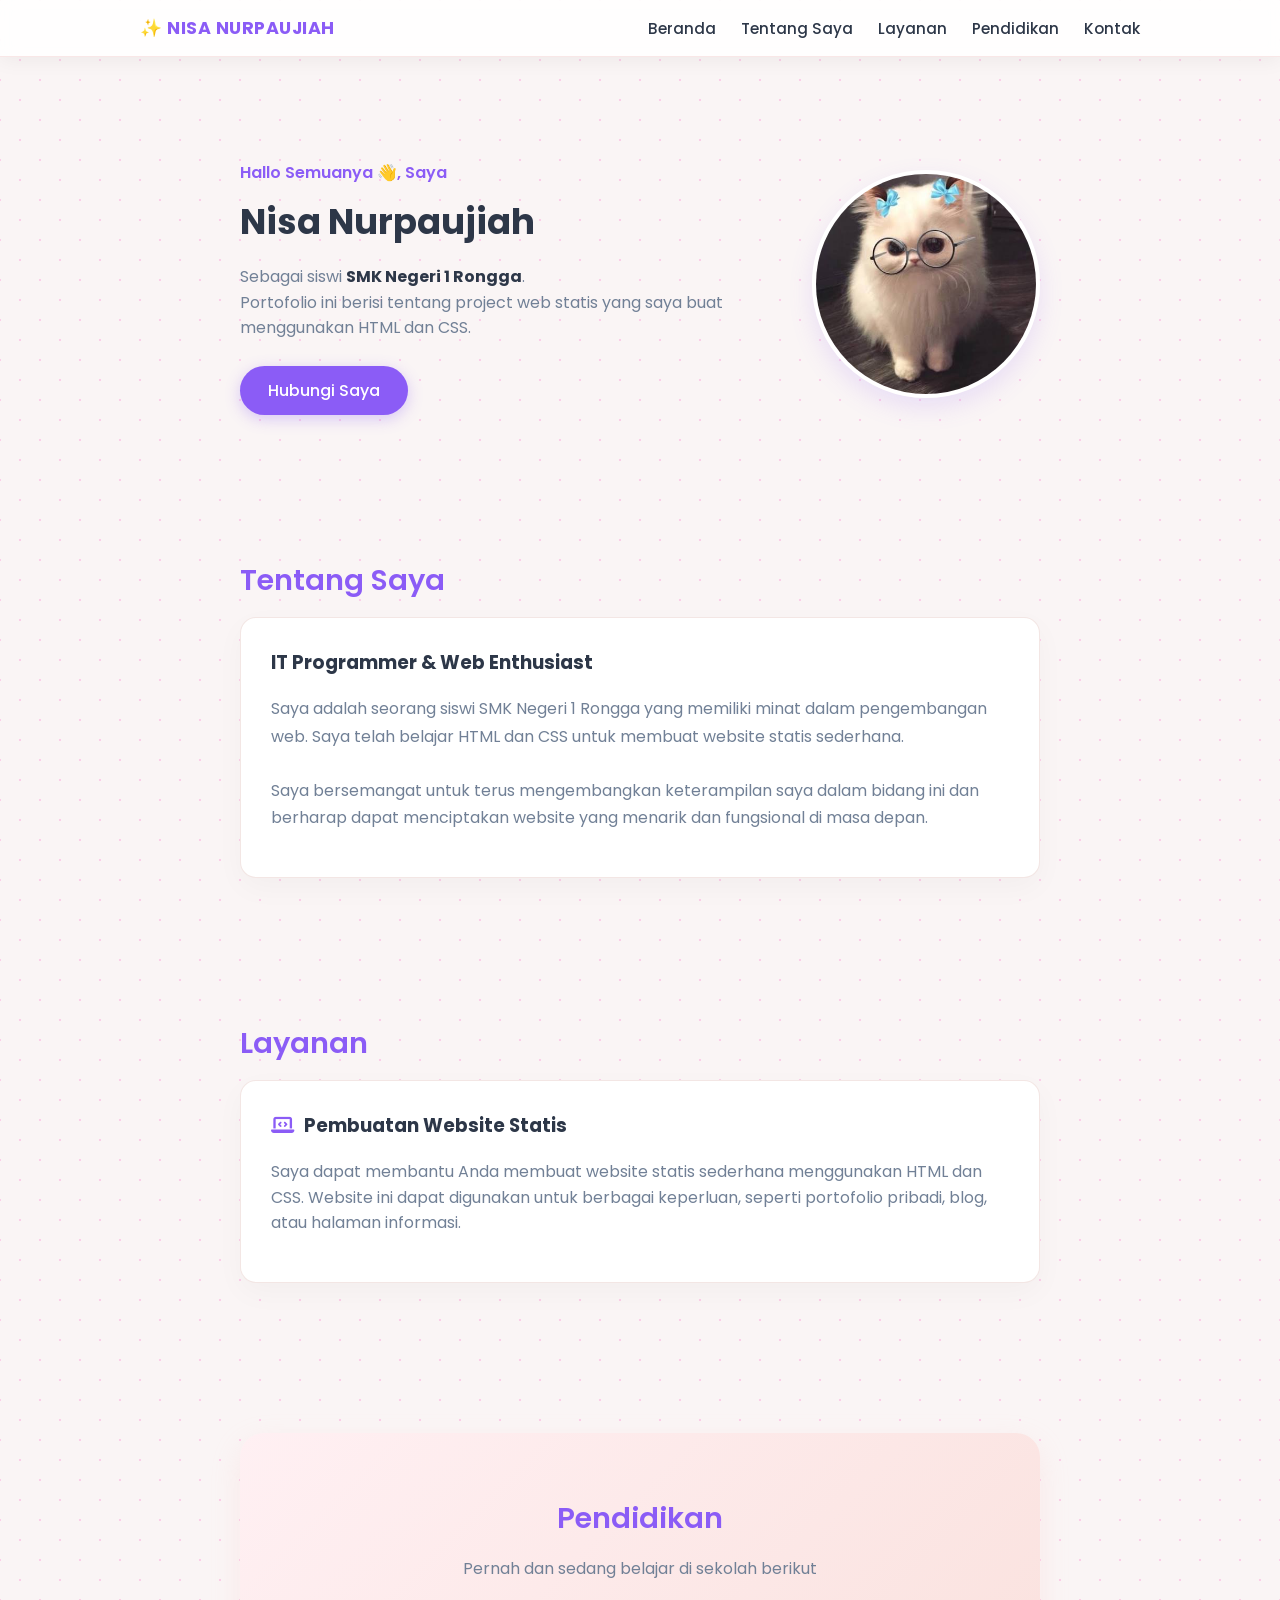
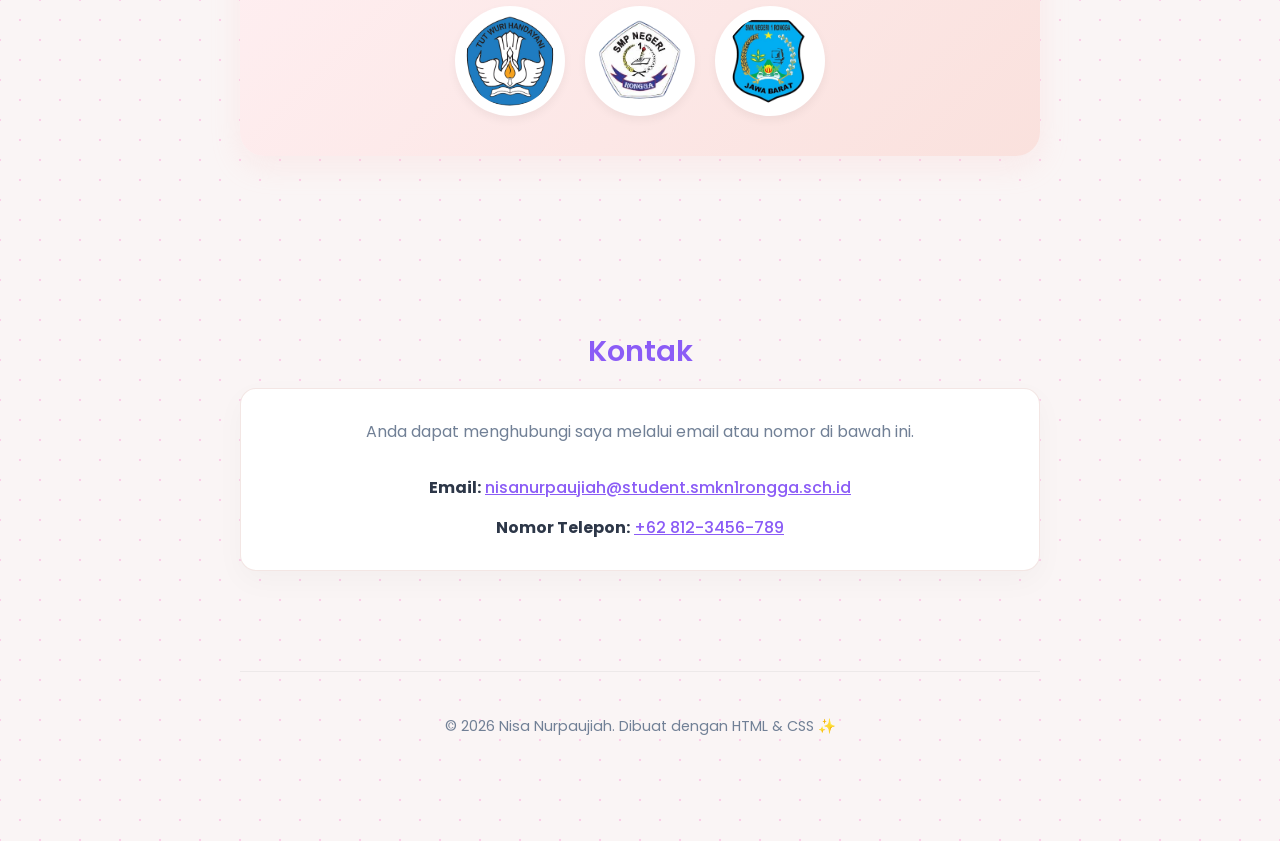
<file: index.html>
<!DOCTYPE html>
<html lang="en">
<head>
    <meta charset="UTF-8">
    <meta name="viewport" content="width=device-width, initial-scale=1.0">
    <title>Portofolio - Nisa Nurpaujiah</title>
    <!-- Font Google untuk kesan aesthetic -->
    <link href="https://fonts.googleapis.com/css2?family=Poppins:wght@300;400;500;600;700&display=swap" rel="stylesheet">
    <link rel="stylesheet" href="https://cdnjs.cloudflare.com/ajax/libs/font-awesome/6.4.0/css/all.min.css">
    <style>
        :root {
            --primary-color: #8b5cf6;
            --primary-light: #a78bfa;
            --bg-color: #faf5f5;
            --card-bg: #ffffff;
            --text-main: #2d3748;
            --text-muted: #718096;
            --accent-pink: #fbcfe8;
        }

        html {
            scroll-behavior: smooth;
        }

        section {
            scroll-margin-top: 100px;
            padding: 60px 0;
        }

        /* Background dengan Motif Bunga Aesthetic (CSS Pattern) */
        body {
            margin: 0;
            font-family: 'Poppins', sans-serif;
            background-color: var(--bg-color);
            background-image: radial-gradient(var(--accent-pink) 1px, transparent 1px), radial-gradient(var(--accent-pink) 1px, var(--bg-color) 1px);
            background-size: 40px 40px;
            background-position: 0 0, 20px 20px;
            color: var(--text-main);
        }

        /* Navbar Modern & Glassmorphism */
        navbar {
            position: fixed;
            top: 0;
            left: 0;
            width: 100%;
            background-color: rgba(255, 255, 255, 0.85);
            backdrop-filter: blur(10px);
            z-index: 1000;
            box-shadow: 0 4px 20px rgba(0, 0, 0, 0.05);
            border-bottom: 1px solid rgba(244, 208, 208, 0.5);
        }

        .nav-container {
            max-width: 1000px;
            margin: 0 auto;
            display: flex;
            align-items: center;
            justify-content: space-between;
            padding: 15px 20px;
        }

        .logo {
            font-weight: 700;
            color: var(--primary-color);
            font-size: 1.1rem;
            text-decoration: none;
            letter-spacing: 0.5px;
        }

        .nav-links {
            list-style: none;
            display: flex;
            gap: 25px;
            margin: 0;
            padding: 0;
        }

        .nav-links a {
            text-decoration: none;
            color: var(--text-main);
            font-weight: 500;
            font-size: 0.95rem;
            transition: color 0.3s ease;
        }

        .nav-links a:hover {
            color: var(--primary-color);
        }

        /* Layout Utama */
        .container {
            max-width: 800px;
            margin: 80px auto 40px auto;
            padding: 20px;
        }

        /* Hero Section */
        .hero {
            display: flex;
            align-items: center;
            justify-content: space-between;
            gap: 40px;
            padding: 60px 0;
        }

        .hero-content {
            flex: 1;
        }

        .hero img {
            width: 220px;
            height: 220px;
            object-fit: cover;
            border-radius: 50%;
            border: 4px solid #fff;
            box-shadow: 0 10px 25px rgba(139, 92, 246, 0.15);
        }

        .btn-primary {
            display: inline-block;
            background-color: var(--primary-color);
            color: white;
            padding: 12px 28px;
            border: none;
            border-radius: 30px;
            cursor: pointer;
            text-decoration: none;
            font-weight: 500;
            box-shadow: 0 4px 15px rgba(139, 92, 246, 0.3);
            transition: transform 0.2s, background-color 0.2s;
        }

        .btn-primary:hover {
            background-color: #7c3aed;
            transform: translateY(-2px);
        }

        /* Card & Section Styling */
        .section-title {
            color: var(--primary-color);
            font-size: 1.8rem;
            margin-bottom: 15px;
            font-weight: 600;
        }

        .card {
            background-color: var(--card-bg);
            padding: 30px;
            border-radius: 16px;
            box-shadow: 0 10px 30px rgba(0, 0, 0, 0.03);
            border: 1px solid rgba(235, 213, 211, 0.6);
            transition: transform 0.2s, box-shadow 0.2s;
        }

        .card:hover {
            transform: translateY(-3px);
            box-shadow: 0 15px 35px rgba(139, 92, 246, 0.08);
        }

        /* Pendidikan Section Styling Khusus */
        .pendidikan-section {
            background: linear-gradient(135deg, #fff0f3 0%, #fae1dd 100%);
            border-radius: 24px;
            padding: 40px 30px;
            box-shadow: 0 10px 30px rgba(250, 190, 190, 0.2);
            margin: 30px 0;
        }

        .pendidikan-container {
            display: flex;
            justify-content: center;
            gap: 20px;
            flex-wrap: wrap;
            margin-top: 20px;
        }

        .pendidikan-container img {
            background: white;
            padding: 10px;
            border-radius: 50%;
            box-shadow: 0 4px 10px rgba(0,0,0,0.05);
            transition: transform 0.3s;
        }

        .pendidikan-container img:hover {
            transform: scale(1.05);
        }

        /* Kontak Section */
        .contact-list {
            display: flex;
            flex-direction: column;
            gap: 15px;
            align-items: center;
        }

        .contact-item {
            color: var(--primary-color);
            font-weight: 500;
        }

        .contact-item:hover {
            text-decoration: underline;
        }

        /* Footer */
        footer {
            text-align: center;
            padding: 30px 0;
            color: var(--text-muted);
            font-size: 0.9rem;
            border-top: 1px solid rgba(0,0,0,0.05);
            margin-top: 40px;
        }

        /* Responsive Mobile */
        @media (max-width: 768px) {
            .nav-container {
                flex-direction: column;
                gap: 15px;
                padding: 15px;
            }
            .nav-links {
                gap: 15px;
            }
            .hero {
                flex-direction: column-reverse;
                text-align: center;
            }
            .hero img {
                margin: 0 auto;
            }
        }
    </style>
</head>
<body>

    <!-- Navbar -->
    <navbar>
        <div class="nav-container">
            <a href="#beranda" class="logo">✨ NISA NURPAUJIAH</a>
            <ul class="nav-links">
                <li><a href="#beranda">Beranda</a></li>
                <li><a href="#tentang-saya">Tentang Saya</a></li>
                <li><a href="#layanan">Layanan</a></li>
                <li><a href="#pendidikan">Pendidikan</a></li>
                <li><a href="#kontak">Kontak</a></li>
            </ul>
        </div>
    </navbar>

    <main>
        <div class="container">
            
            <!-- Beranda / Hero Section -->
            <section id="beranda" class="hero">
                <div class="hero-content">
                    <span style="color: var(--primary-color); font-weight: 600;">Hallo Semuanya 👋, Saya</span>
                    <h1 style="margin: 10px 0; font-size: 2.2rem;">Nisa Nurpaujiah</h1>
                    <p style="color: var(--text-muted); line-height: 1.6;">
                        Sebagai siswi <strong style="color: var(--text-main);">SMK Negeri 1 Rongga</strong>.<br>
                        Portofolio ini berisi tentang project web statis yang saya buat menggunakan HTML dan CSS.
                    </p>
                    <div style="margin-top: 25px;">
                        <a href="#kontak" class="btn-primary">Hubungi Saya</a>
                    </div>
                </div>
                <div>
                    <img src="assets/img/images (2).jpeg" alt="Foto Nisa">
                </div>
            </section>

            <!-- Tentang Saya Section -->
            <section id="tentang-saya">
                <h2 class="section-title">Tentang Saya</h2>
                <div class="card">
                    <h3 style="margin-top: 0; color: var(--text-main);">IT Programmer & Web Enthusiast</h3>
                    <p style="color: var(--text-muted); line-height: 1.7;">
                        Saya adalah seorang siswi SMK Negeri 1 Rongga yang memiliki minat dalam pengembangan web. 
                        Saya telah belajar HTML dan CSS untuk membuat website statis sederhana.<br><br>
                        Saya bersemangat untuk terus mengembangkan keterampilan saya dalam bidang ini dan berharap dapat menciptakan website yang menarik dan fungsional di masa depan.
                    </p>
                </div>
            </section>

            <!-- Layanan Section -->
            <section id="layanan">
                <h2 class="section-title">Layanan</h2>
                <div class="card">
                    <h3 style="margin-top: 0; display: flex; align-items: center; gap: 10px;">
                        <i class="fas fa-laptop-code" style="color: var(--primary-color);"></i> Pembuatan Website Statis
                    </h3>
                    <p style="color: var(--text-muted); line-height: 1.6;">
                        Saya dapat membantu Anda membuat website statis sederhana menggunakan HTML dan CSS. 
                        Website ini dapat digunakan untuk berbagai keperluan, seperti portofolio pribadi, blog, atau halaman informasi.
                    </p>
                </div>
            </section>

            <!-- Pendidikan Section -->
            <section id="pendidikan">
                <div class="pendidikan-section">
                    <h2 class="section-title" style="text-align: center;">Pendidikan</h2>
                    <p style="color: var(--text-muted); text-align: center; margin-bottom: 25px;">Pernah dan sedang belajar di sekolah berikut</p>
                    <div class="pendidikan-container">
                        <img src="assets/img/images__4_-removebg-preview.png" alt="Logo Sekolah 1" width="90" height="90">
                        <img src="assets/img/images__1_-removebg-preview.png" alt="Logo Sekolah 2" width="90" height="90">
                        <img src="assets/img/images-removebg-preview (1).png" alt="Logo Sekolah 3" width="90" height="90">
                    </div>
                </div>
            </section>

            <!-- Kontak Section -->
            <section id="kontak">
                <h2 class="section-title" style="text-align: center;">Kontak</h2>
                <div class="card">
                    <div class="contact-list">
                        <p style="color: var(--text-muted); text-align: center; margin-top: 0;">
                            Anda dapat menghubungi saya melalui email atau nomor di bawah ini.
                        </p>
                        <div>
                            <strong>Email:</strong> <a href="mailto:nisanurpaujiah@student.smkn1rongga.sch.id" class="contact-item">nisanurpaujiah@student.smkn1rongga.sch.id</a>
                        </div>
                        <div>
                            <strong>Nomor Telepon:</strong> <a href="tel:+628123456789" class="contact-item">+62 812-3456-789</a>
                        </div>
                    </div>
                </div>
            </section>

            <!-- Footer -->
            <footer>
                <p>&copy; 2026 Nisa Nurpaujiah. Dibuat dengan HTML & CSS ✨</p>
            </footer>

        </div>
    </main>

</body>
</html>
</file>
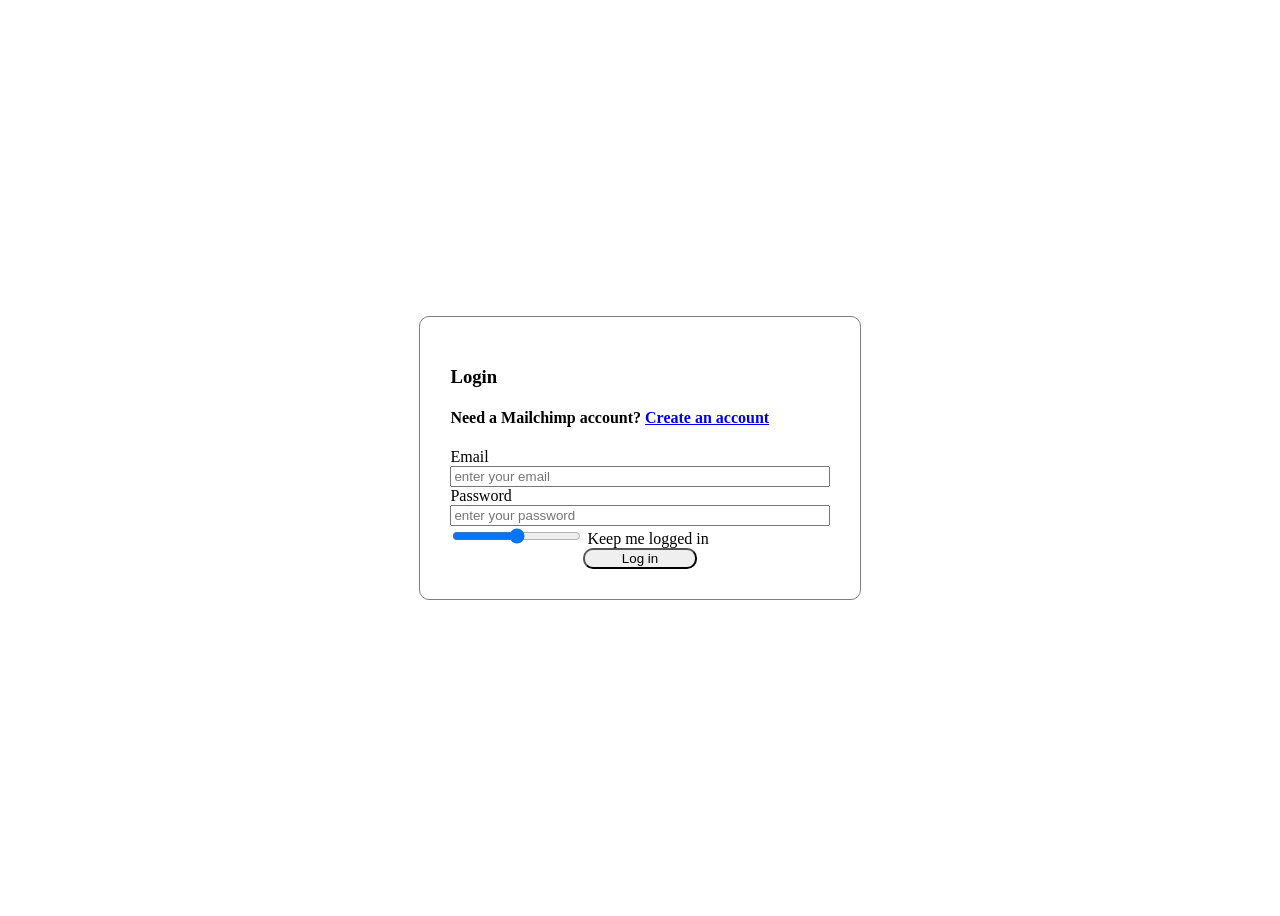
<file: FlexBoxContoh.html>
<!DOCTYPE html>
<html lang="en">

<head>
    <meta charset="UTF-8">
    <meta name="viewport" content="width=device-width, initial-scale=1.0">
    <title>Form</title>
    <style>
        .container{
            display: flex;
            min-height: 100vh;
            justify-content: center;
            align-items: center;
        }
        .card {
            width: 30%;
            height: 50%;
            padding: 30px;
            border: 1px solid grey;
            border-radius: 10px;
        }
        .btnSubmit{
            width: 30%;
            align-self: center;
            border-radius: 10px;
        }
    </style>
</head>

<body>
    <div class="container">
        <div class="card">
            <h3>Login</h3>
            <h4>Need a Mailchimp account? <a href="#">Create an account</a></h4>

            <form action="" style="display: flex; flex-direction: column;">
                <label for="email">Email</label>
                <input type="email" placeholder="enter your email" required>
                <label for="password">Password</label>
                <input type="password" placeholder="enter your password">
                <div>

                    <input type="range"> <label for="">Keep me logged in</label>
                </div>
                <button class="btnSubmit" type="submit">Log in</button>
                
            </form>
        </div>
    </div>

    <!-- <form action="">
        <label for="jurusan">Jurusan</label>
        <select name="jurusan" id="jurusan">
            <option value="">--Pilih--</option>
            <option value="rpl">Rekayasa Perangkat Lunak</option>
            <option value="tsm">Teknik Sepeda Motor</option>
            <option value="atph">Agribisnis tanaman pangan dan holtikultura</option>
        </select>
    </form> -->
    

</body>

</html>
</file>
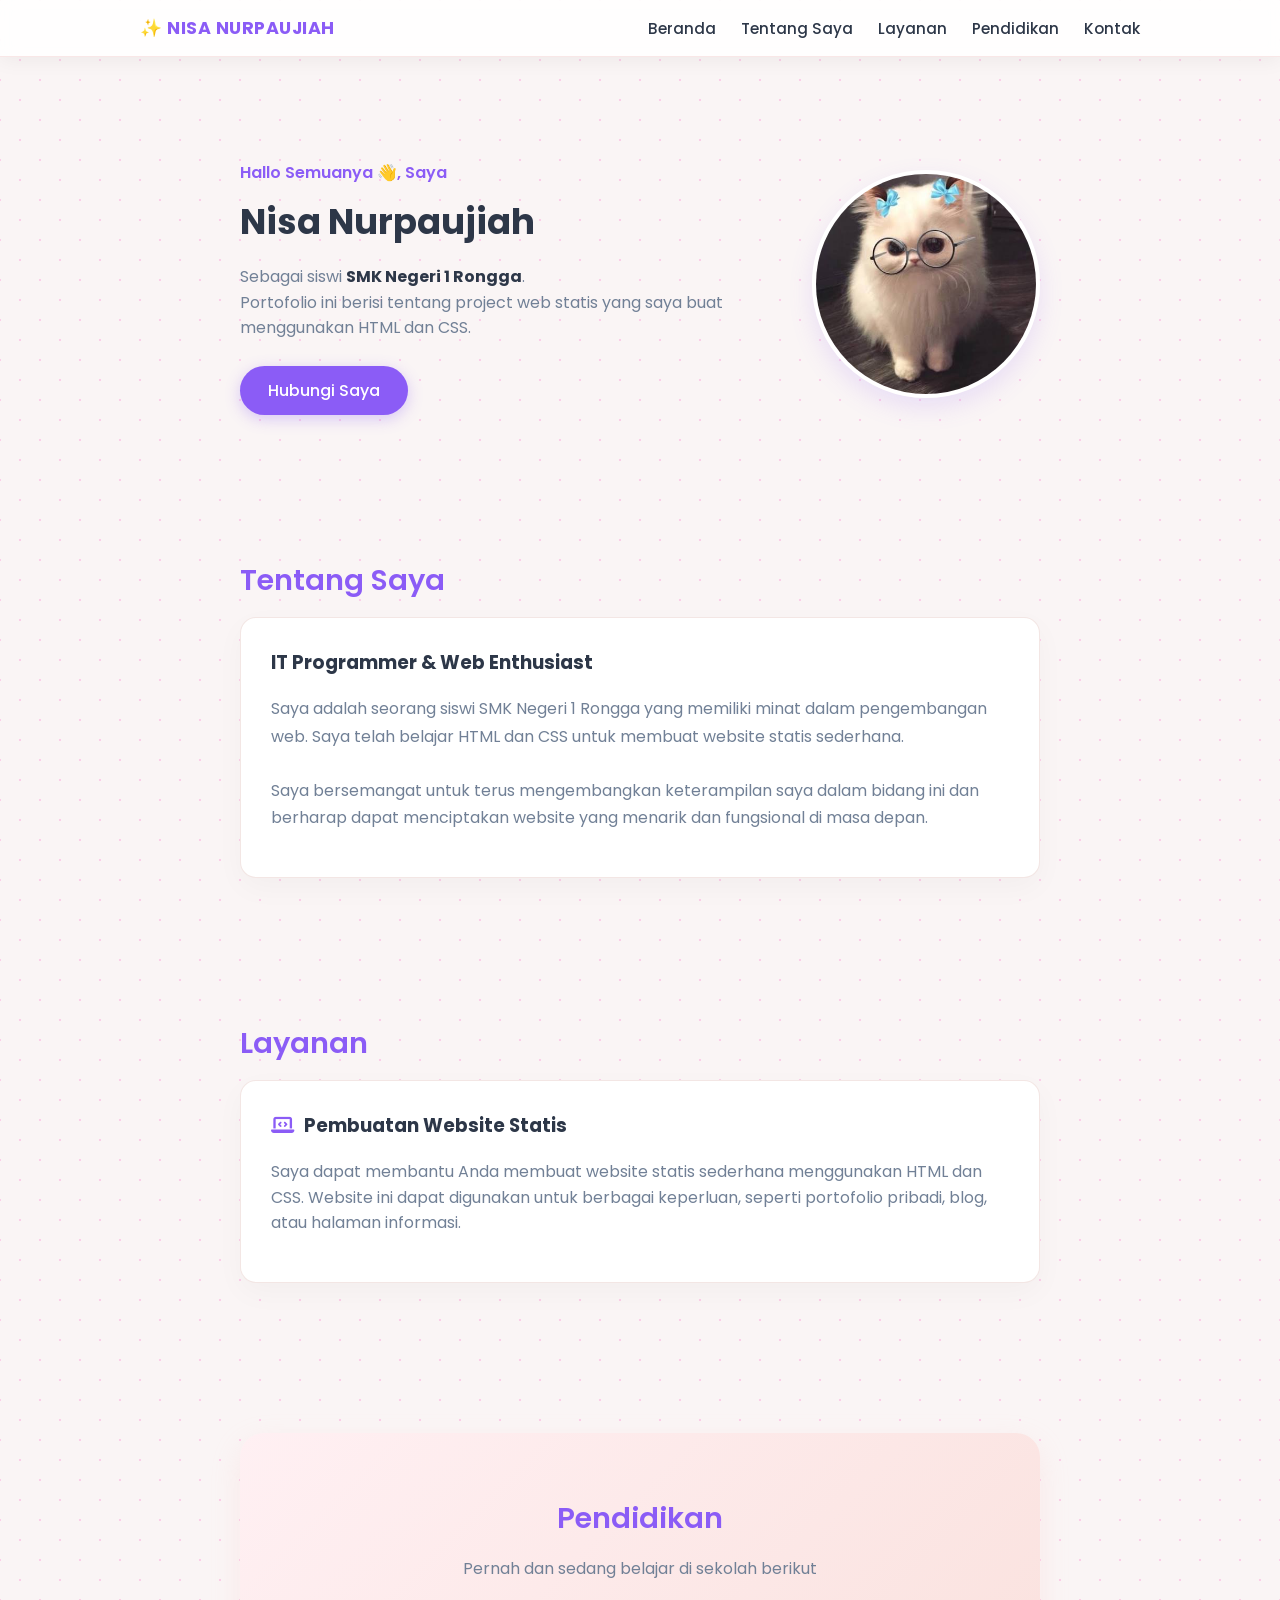
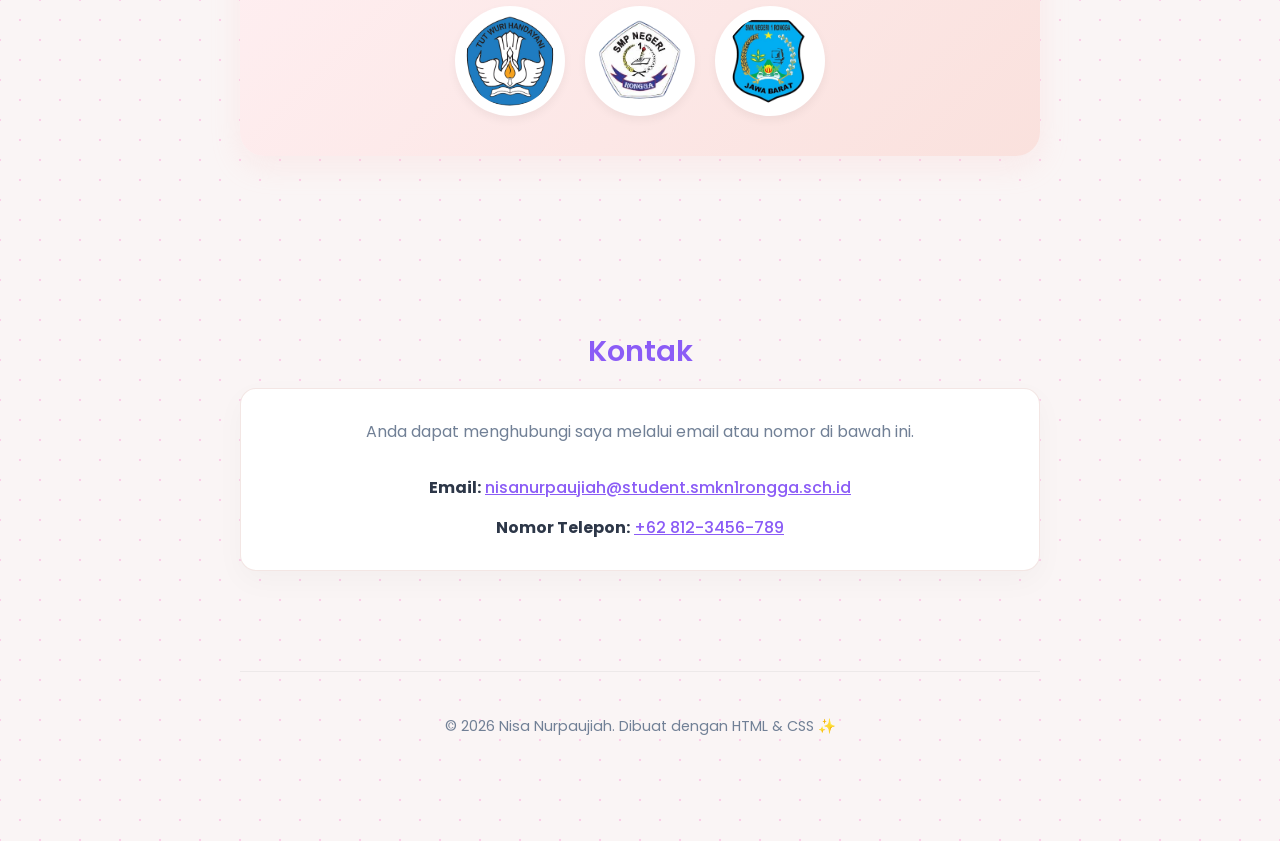
<file: nisa.html>
<!DOCTYPE html>
<html lang="en">
<head>
    <meta charset="UTF-8">
    <meta name="viewport" content="width=device-width, initial-scale=1.0">
    <title>Portofolio - Nisa Nurpaujiah</title>
    <!-- Font Google untuk kesan aesthetic -->
    <link href="https://fonts.googleapis.com/css2?family=Poppins:wght@300;400;500;600;700&display=swap" rel="stylesheet">
    <link rel="stylesheet" href="https://cdnjs.cloudflare.com/ajax/libs/font-awesome/6.4.0/css/all.min.css">
    <style>
        :root {
            --primary-color: #8b5cf6;
            --primary-light: #a78bfa;
            --bg-color: #faf5f5;
            --card-bg: #ffffff;
            --text-main: #2d3748;
            --text-muted: #718096;
            --accent-pink: #fbcfe8;
        }

        html {
            scroll-behavior: smooth;
        }

        section {
            scroll-margin-top: 100px;
            padding: 60px 0;
        }

        /* Background dengan Motif Bunga Aesthetic (CSS Pattern) */
        body {
            margin: 0;
            font-family: 'Poppins', sans-serif;
            background-color: var(--bg-color);
            background-image: radial-gradient(var(--accent-pink) 1px, transparent 1px), radial-gradient(var(--accent-pink) 1px, var(--bg-color) 1px);
            background-size: 40px 40px;
            background-position: 0 0, 20px 20px;
            color: var(--text-main);
        }

        /* Navbar Modern & Glassmorphism */
        navbar {
            position: fixed;
            top: 0;
            left: 0;
            width: 100%;
            background-color: rgba(255, 255, 255, 0.85);
            backdrop-filter: blur(10px);
            z-index: 1000;
            box-shadow: 0 4px 20px rgba(0, 0, 0, 0.05);
            border-bottom: 1px solid rgba(244, 208, 208, 0.5);
        }

        .nav-container {
            max-width: 1000px;
            margin: 0 auto;
            display: flex;
            align-items: center;
            justify-content: space-between;
            padding: 15px 20px;
        }

        .logo {
            font-weight: 700;
            color: var(--primary-color);
            font-size: 1.1rem;
            text-decoration: none;
            letter-spacing: 0.5px;
        }

        .nav-links {
            list-style: none;
            display: flex;
            gap: 25px;
            margin: 0;
            padding: 0;
        }

        .nav-links a {
            text-decoration: none;
            color: var(--text-main);
            font-weight: 500;
            font-size: 0.95rem;
            transition: color 0.3s ease;
        }

        .nav-links a:hover {
            color: var(--primary-color);
        }

        /* Layout Utama */
        .container {
            max-width: 800px;
            margin: 80px auto 40px auto;
            padding: 20px;
        }

        /* Hero Section */
        .hero {
            display: flex;
            align-items: center;
            justify-content: space-between;
            gap: 40px;
            padding: 60px 0;
        }

        .hero-content {
            flex: 1;
        }

        .hero img {
            width: 220px;
            height: 220px;
            object-fit: cover;
            border-radius: 50%;
            border: 4px solid #fff;
            box-shadow: 0 10px 25px rgba(139, 92, 246, 0.15);
        }

        .btn-primary {
            display: inline-block;
            background-color: var(--primary-color);
            color: white;
            padding: 12px 28px;
            border: none;
            border-radius: 30px;
            cursor: pointer;
            text-decoration: none;
            font-weight: 500;
            box-shadow: 0 4px 15px rgba(139, 92, 246, 0.3);
            transition: transform 0.2s, background-color 0.2s;
        }

        .btn-primary:hover {
            background-color: #7c3aed;
            transform: translateY(-2px);
        }

        /* Card & Section Styling */
        .section-title {
            color: var(--primary-color);
            font-size: 1.8rem;
            margin-bottom: 15px;
            font-weight: 600;
        }

        .card {
            background-color: var(--card-bg);
            padding: 30px;
            border-radius: 16px;
            box-shadow: 0 10px 30px rgba(0, 0, 0, 0.03);
            border: 1px solid rgba(235, 213, 211, 0.6);
            transition: transform 0.2s, box-shadow 0.2s;
        }

        .card:hover {
            transform: translateY(-3px);
            box-shadow: 0 15px 35px rgba(139, 92, 246, 0.08);
        }

        /* Pendidikan Section Styling Khusus */
        .pendidikan-section {
            background: linear-gradient(135deg, #fff0f3 0%, #fae1dd 100%);
            border-radius: 24px;
            padding: 40px 30px;
            box-shadow: 0 10px 30px rgba(250, 190, 190, 0.2);
            margin: 30px 0;
        }

        .pendidikan-container {
            display: flex;
            justify-content: center;
            gap: 20px;
            flex-wrap: wrap;
            margin-top: 20px;
        }

        .pendidikan-container img {
            background: white;
            padding: 10px;
            border-radius: 50%;
            box-shadow: 0 4px 10px rgba(0,0,0,0.05);
            transition: transform 0.3s;
        }

        .pendidikan-container img:hover {
            transform: scale(1.05);
        }

        /* Kontak Section */
        .contact-list {
            display: flex;
            flex-direction: column;
            gap: 15px;
            align-items: center;
        }

        .contact-item {
            color: var(--primary-color);
            font-weight: 500;
        }

        .contact-item:hover {
            text-decoration: underline;
        }

        /* Footer */
        footer {
            text-align: center;
            padding: 30px 0;
            color: var(--text-muted);
            font-size: 0.9rem;
            border-top: 1px solid rgba(0,0,0,0.05);
            margin-top: 40px;
        }

        /* Responsive Mobile */
        @media (max-width: 768px) {
            .nav-container {
                flex-direction: column;
                gap: 15px;
                padding: 15px;
            }
            .nav-links {
                gap: 15px;
            }
            .hero {
                flex-direction: column-reverse;
                text-align: center;
            }
            .hero img {
                margin: 0 auto;
            }
        }
    </style>
</head>
<body>

    <!-- Navbar -->
    <navbar>
        <div class="nav-container">
            <a href="#beranda" class="logo">✨ NISA NURPAUJIAH</a>
            <ul class="nav-links">
                <li><a href="#beranda">Beranda</a></li>
                <li><a href="#tentang-saya">Tentang Saya</a></li>
                <li><a href="#layanan">Layanan</a></li>
                <li><a href="#pendidikan">Pendidikan</a></li>
                <li><a href="#kontak">Kontak</a></li>
            </ul>
        </div>
    </navbar>

    <main>
        <div class="container">
            
            <!-- Beranda / Hero Section -->
            <section id="beranda" class="hero">
                <div class="hero-content">
                    <span style="color: var(--primary-color); font-weight: 600;">Hallo Semuanya 👋, Saya</span>
                    <h1 style="margin: 10px 0; font-size: 2.2rem;">Nisa Nurpaujiah</h1>
                    <p style="color: var(--text-muted); line-height: 1.6;">
                        Sebagai siswi <strong style="color: var(--text-main);">SMK Negeri 1 Rongga</strong>.<br>
                        Portofolio ini berisi tentang project web statis yang saya buat menggunakan HTML dan CSS.
                    </p>
                    <div style="margin-top: 25px;">
                        <a href="#kontak" class="btn-primary">Hubungi Saya</a>
                    </div>
                </div>
                <div>
                    <img src="assets/img/images (2).jpeg" alt="Foto Nisa">
                </div>
            </section>

            <!-- Tentang Saya Section -->
            <section id="tentang-saya">
                <h2 class="section-title">Tentang Saya</h2>
                <div class="card">
                    <h3 style="margin-top: 0; color: var(--text-main);">IT Programmer & Web Enthusiast</h3>
                    <p style="color: var(--text-muted); line-height: 1.7;">
                        Saya adalah seorang siswi SMK Negeri 1 Rongga yang memiliki minat dalam pengembangan web. 
                        Saya telah belajar HTML dan CSS untuk membuat website statis sederhana.<br><br>
                        Saya bersemangat untuk terus mengembangkan keterampilan saya dalam bidang ini dan berharap dapat menciptakan website yang menarik dan fungsional di masa depan.
                    </p>
                </div>
            </section>

            <!-- Layanan Section -->
            <section id="layanan">
                <h2 class="section-title">Layanan</h2>
                <div class="card">
                    <h3 style="margin-top: 0; display: flex; align-items: center; gap: 10px;">
                        <i class="fas fa-laptop-code" style="color: var(--primary-color);"></i> Pembuatan Website Statis
                    </h3>
                    <p style="color: var(--text-muted); line-height: 1.6;">
                        Saya dapat membantu Anda membuat website statis sederhana menggunakan HTML dan CSS. 
                        Website ini dapat digunakan untuk berbagai keperluan, seperti portofolio pribadi, blog, atau halaman informasi.
                    </p>
                </div>
            </section>

            <!-- Pendidikan Section -->
            <section id="pendidikan">
                <div class="pendidikan-section">
                    <h2 class="section-title" style="text-align: center;">Pendidikan</h2>
                    <p style="color: var(--text-muted); text-align: center; margin-bottom: 25px;">Pernah dan sedang belajar di sekolah berikut</p>
                    <div class="pendidikan-container">
                        <img src="assets/img/images__4_-removebg-preview.png" alt="Logo Sekolah 1" width="90" height="90">
                        <img src="assets/img/images__1_-removebg-preview.png" alt="Logo Sekolah 2" width="90" height="90">
                        <img src="assets/img/images-removebg-preview (1).png" alt="Logo Sekolah 3" width="90" height="90">
                    </div>
                </div>
            </section>

            <!-- Kontak Section -->
            <section id="kontak">
                <h2 class="section-title" style="text-align: center;">Kontak</h2>
                <div class="card">
                    <div class="contact-list">
                        <p style="color: var(--text-muted); text-align: center; margin-top: 0;">
                            Anda dapat menghubungi saya melalui email atau nomor di bawah ini.
                        </p>
                        <div>
                            <strong>Email:</strong> <a href="mailto:nisanurpaujiah@student.smkn1rongga.sch.id" class="contact-item">nisanurpaujiah@student.smkn1rongga.sch.id</a>
                        </div>
                        <div>
                            <strong>Nomor Telepon:</strong> <a href="tel:+628123456789" class="contact-item">+62 812-3456-789</a>
                        </div>
                    </div>
                </div>
            </section>

            <!-- Footer -->
            <footer>
                <p>&copy; 2026 Nisa Nurpaujiah. Dibuat dengan HTML & CSS ✨</p>
            </footer>

        </div>
    </main>

</body>
</html>
</file>
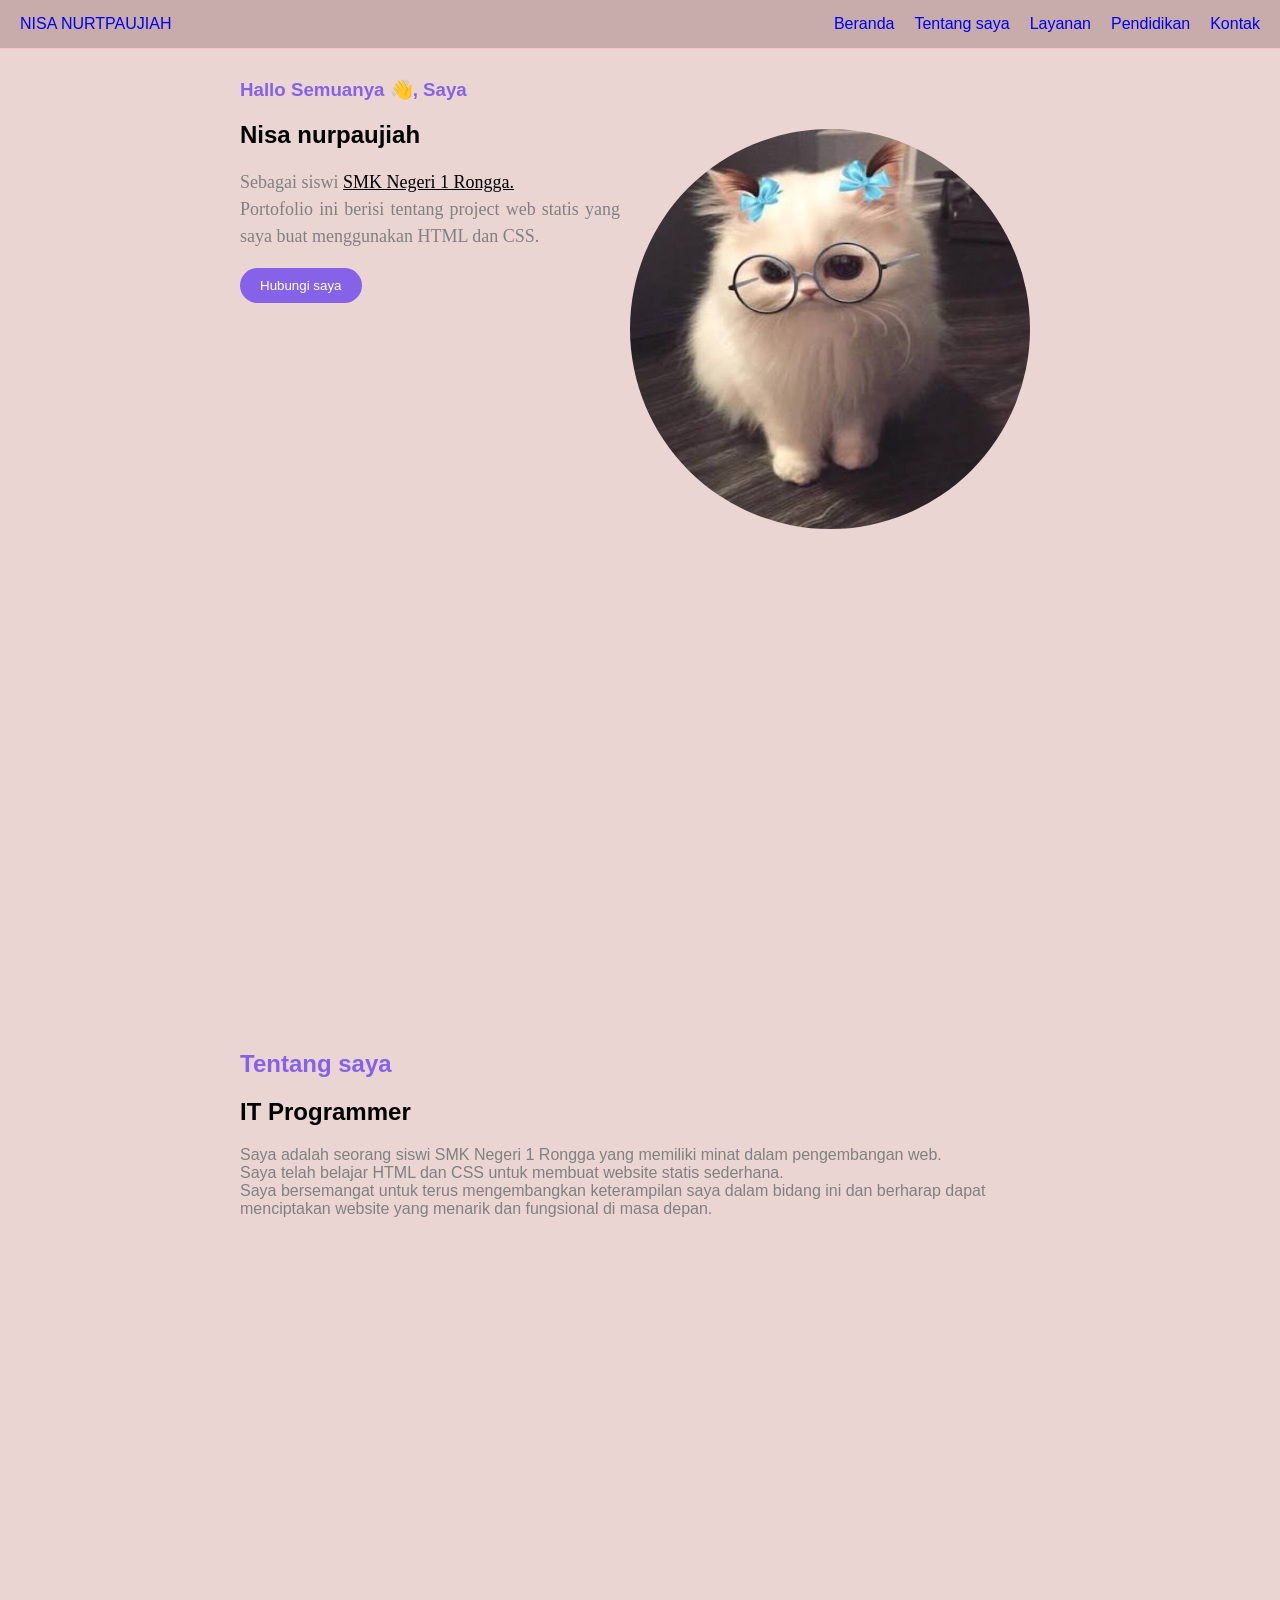
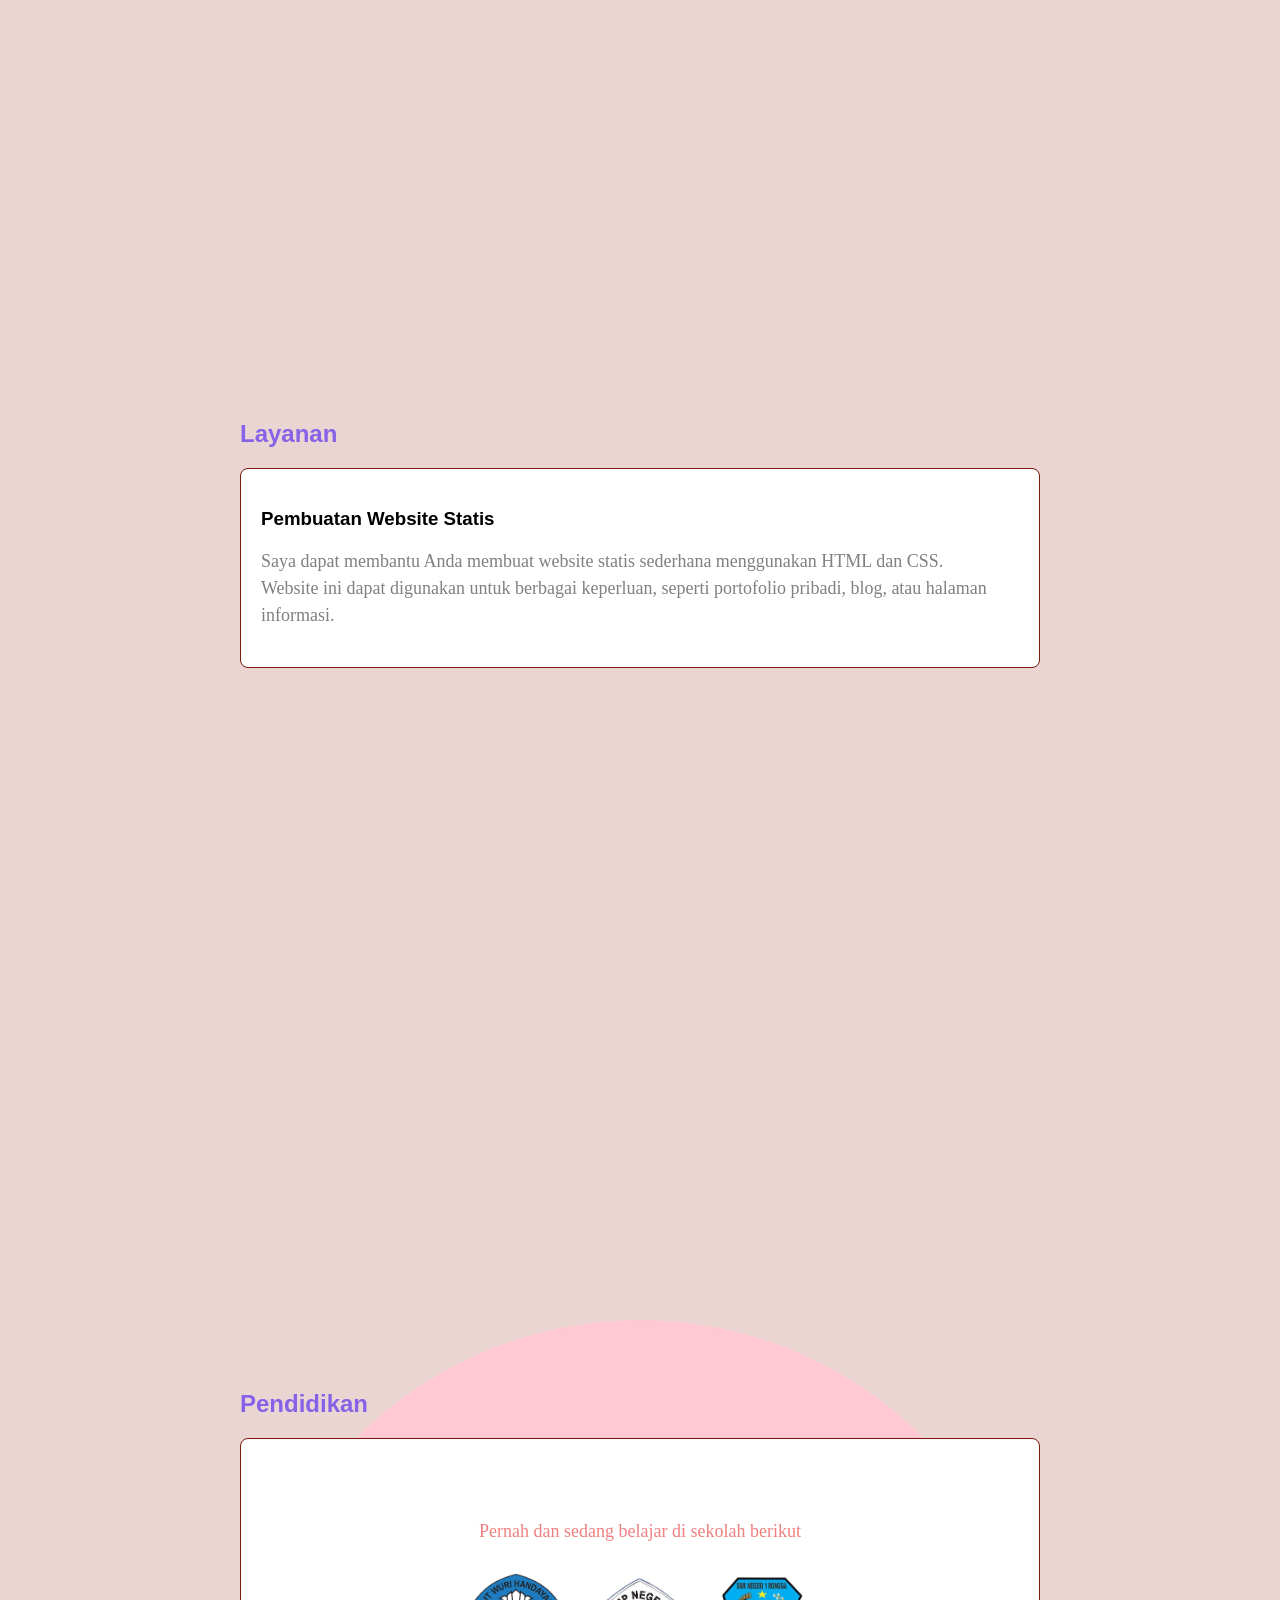
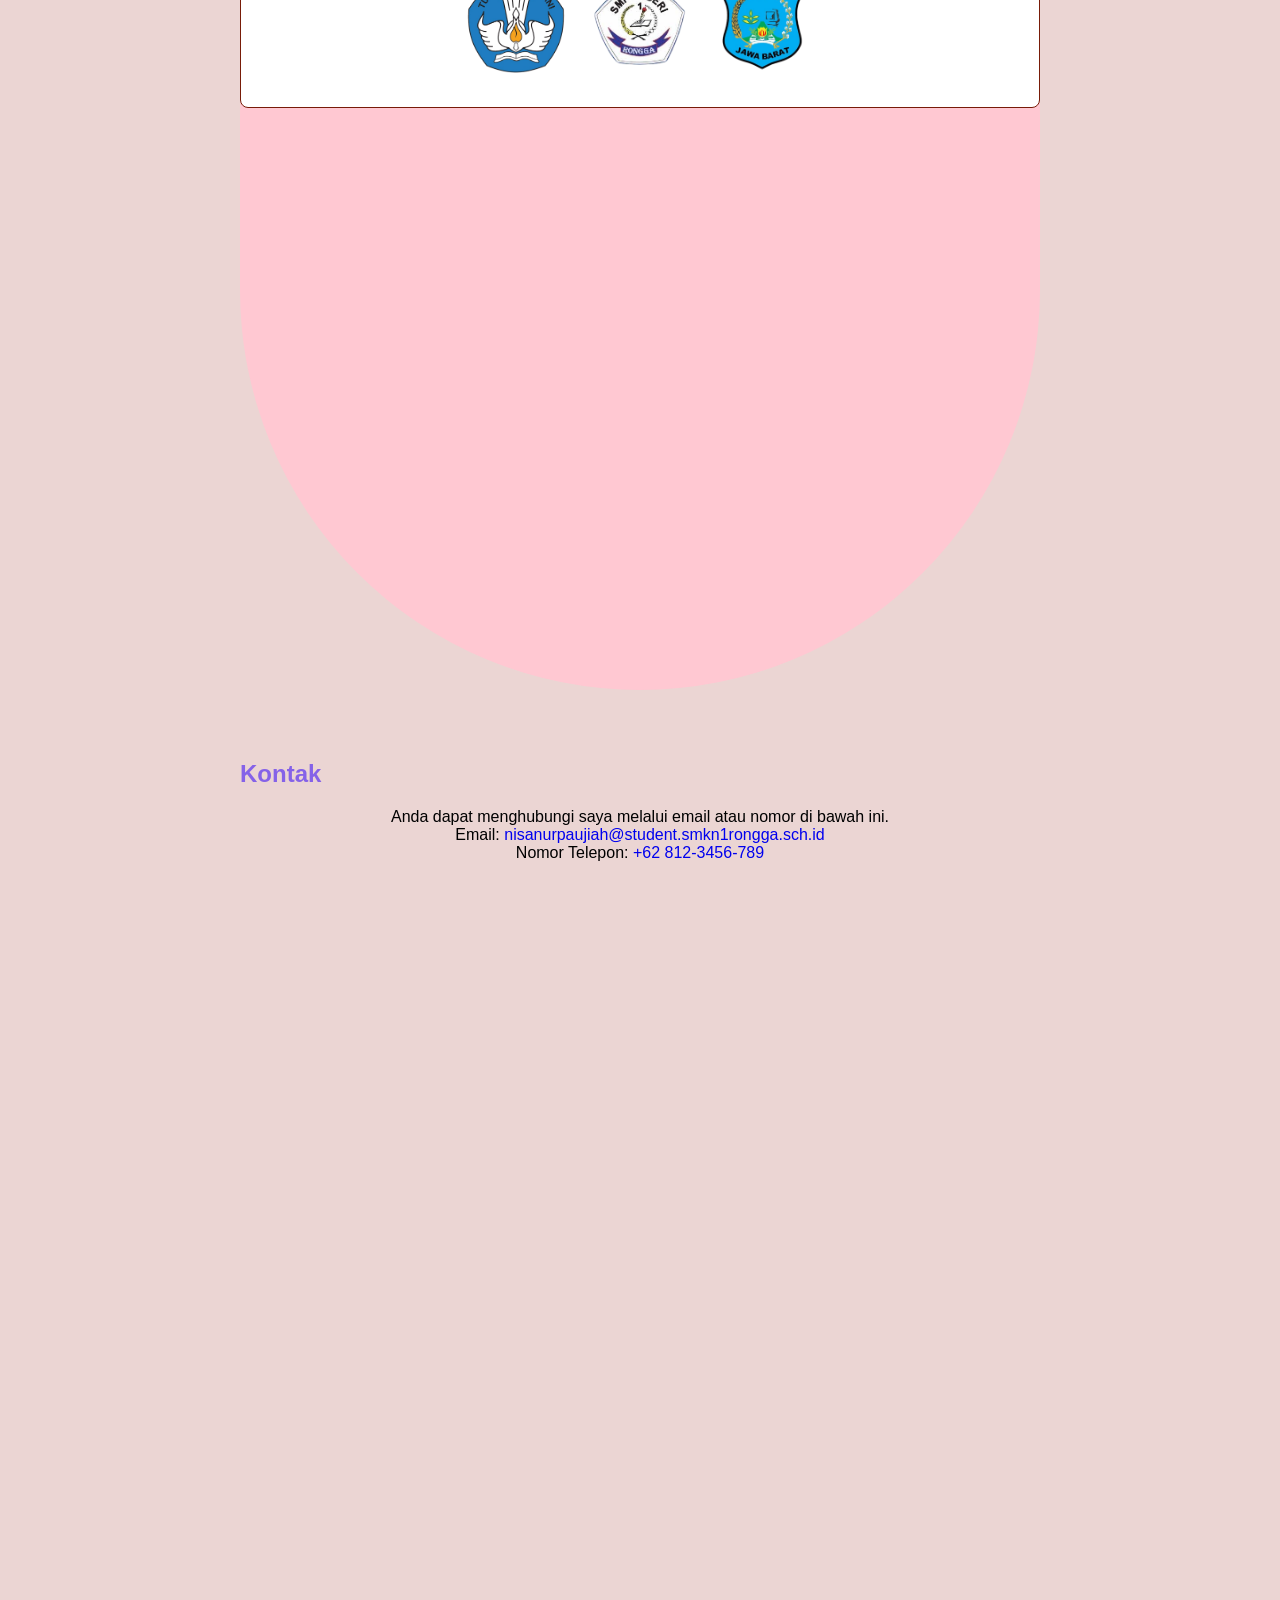
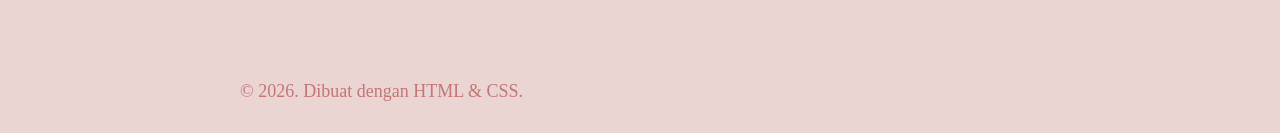
<file: nisa1.html>
<!DOCTYPE html>
<html lang="en">

<head>
    <meta charset="UTF-8">
    <meta name="viewport" content="width=device-width, initial-scale=1.0">
    <title>Project Web Statis - Nisa </title>
    <link rel="stylesheet" href="CSS/style.css">
    <!--CSS internal -->
     <style>
        p {
            font-family: 'Times New Roman';
            text-decoration: double;
        }

        h1 {
            text-align: center;
        }
    </style>
</head> 

<body>
    <!--css inline-->
    <navbar>
    <div class="nav-container">
    <a href="#beranda" class="logo">NISA NURTPAUJIAH</a>
<ul class="nav-links">
    <li><a href="#beranda">Beranda</a></li>
    <li><a href="#tentang saya">Tentang saya</a></li>
    <li><a href="#layanan">Layanan</a></li>
    <li><a href="#pendidikan">Pendidikan</a></li>
    <li><a href="#kontak saya">Kontak</a></li>
</ul>
        </div>
    </navbar>

        <main>
            <div class="container">
            <section id="beranda" class="hero" style="text-align: justify;"> 
                <article style="color:#8562e8">
                    <h3>Hallo Semuanya &#128075, Saya</h3>
                </article> 
                <img src="assets/img/images (2).jpeg" alt="Foto Nisa" width="400" height="400" style="float:right; padding: 10px;margin: auto; border-radius: 50%; text-align: center;">
                    <article>
                   <h2><b>Nisa nurpaujiah</b> <br> </h2>
                   <p style="color: grey;"> Sebagai siswi <u style="color: black;">SMK Negeri 1 Rongga.</u> <br>
                    Portofolio ini berisi tentang project web statis yang saya buat menggunakan HTML dan CSS.
                </p>
                <button style="background-color: #8562e8; color: white; padding: 10px 20px; border: none; border-radius: 20px; cursor: pointer;">
                    <a href="#kontak saya" style="color: white; text-decoration: none;">Hubungi saya</a>
                </article>
            </section>        

            <section id="tentang saya">
                <h2 class="section-title" style="color:#8562e8">Tentang saya</h2>
                <h2>IT Programmer</h2>
                <article style="color: grey;">
                    Saya adalah seorang siswi SMK Negeri 1 Rongga yang memiliki minat dalam pengembangan web.<br>
                     Saya telah belajar HTML dan CSS untuk membuat website statis sederhana. <br>
                     Saya bersemangat untuk terus mengembangkan keterampilan saya dalam bidang ini dan berharap dapat menciptakan website yang menarik dan fungsional di masa depan.
                </article>
            </section>

            <section id="layanan">
                <h2 class="section-title" style="color:#8562e8"; tetx-align: center;>
    
                </style>Layanan</h2>
                <div class="grid-container">
                    <div class="card">
                        <h3><i class="fas fa-server"></i> Pembuatan Website Statis</h3>
                        <p style="color: grey;">Saya dapat membantu Anda membuat website statis sederhana menggunakan HTML dan CSS. <br> Website ini dapat digunakan untuk berbagai keperluan, seperti portofolio pribadi, blog, atau halaman informasi.</p>
                    </div>
                </div>
            </section>

             <section id="pendidikan" style="background-color:#FFC8D2; width: 100%; height: 300%; border-radius: 1000px;">
                <h2 class="section-title" style="color:#8562e8">Pendidikan</h2>
                <div class="card">
                <article>
                    <h3 style="color: white;">Riwayat pendidikan</h3>
                    <p style="color:lightcoral; text-align: center;"> Pernah dan sedang belajar di sekolah berikut</p>
                    <div class="pendidikan-container" style="text-align: center;">
                    <img src="assets/img/images__4_-removebg-preview.png" alt="" width="100" height="100" style="float:none; padding: 10px;margin: auto;">
                    <img src="assets/img/images__1_-removebg-preview.png" alt="" width="100" height="100" style="float:none; padding: 10px;margin: auto;">
                    <img src="assets/img/images-removebg-preview (1).png" alt="" width="100" height="100" style="float:none; padding: 10px;margin: auto;">
                    </div>
                </div>
                </article>
             </section>

             <section id="kontak saya">
                <h2 class="section-title" style="color:#8562e8">Kontak</h2>
                <div class="contact-list">
                <article style="text-align: center;">
                    Anda dapat menghubungi saya melalui email atau nomor di bawah ini.
                </article>
                  <article style="text-align: center;">
                     Email: <a href="mailto:nisanurpaujiah@student.smkn1rongga.sch.id" class="contact-item">nisanurpaujiah@student.smkn1rongga.sch.id</a>
                </article>
                <article style="text-align: center;">
                    Nomor Telepon: <a href="tel:+628123456789" class="contact-item">+62 812-3456-789</a>
                </article>
                </div>
             </section>
             <footer><p>&copy; 2026. Dibuat dengan HTML & CSS.</p></footer>
            </div>
            </main>
    </body>
    </html>
</file>
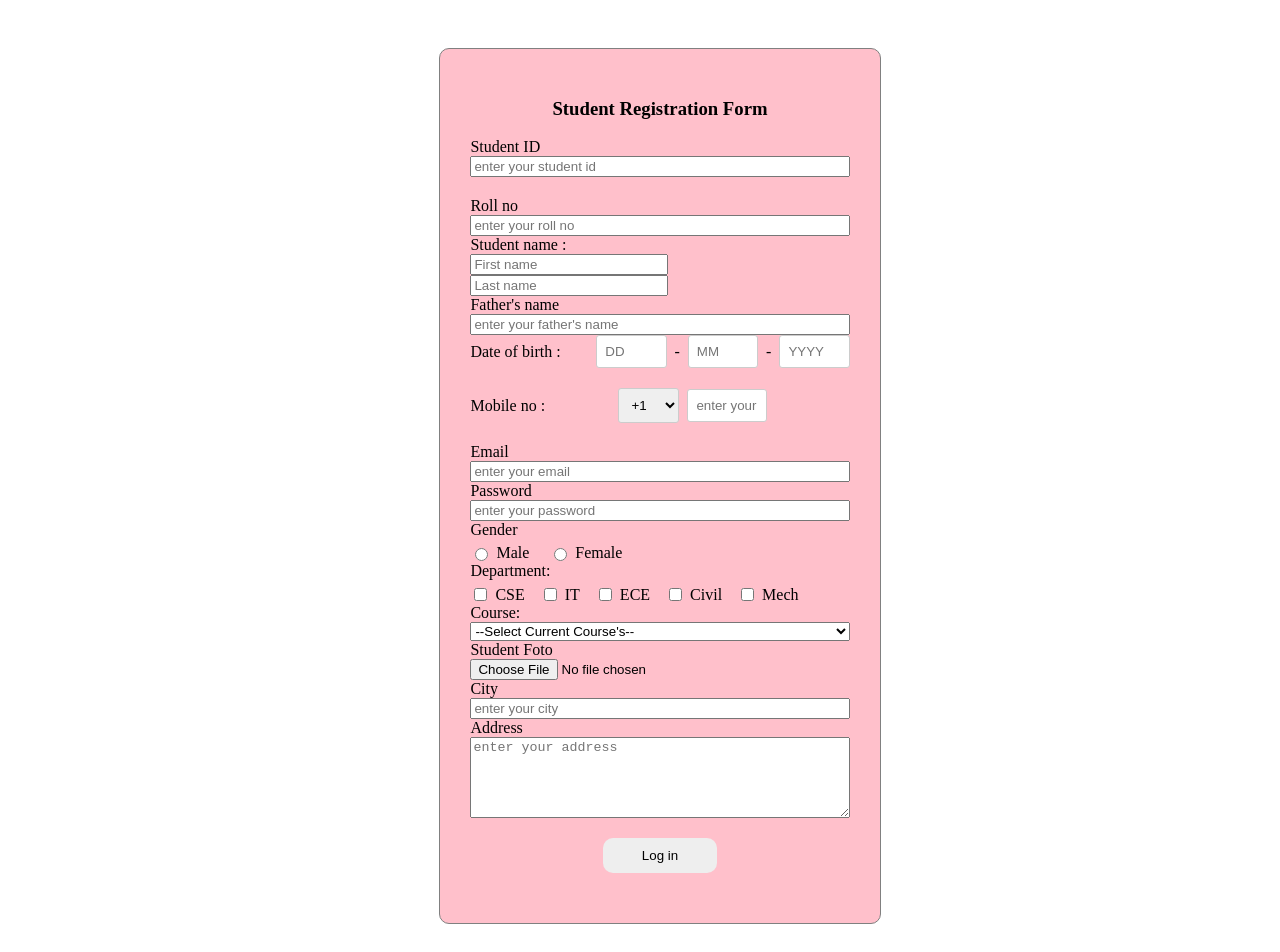
<file: tugas-form.html>
<!DOCTYPE html>
<html lang="en">

<head>
    <meta charset="UTF-8">
    <meta name="viewport" content="width=device-width, initial-scale=1.0">
    <title>Document</title>
    <style>
        .wadah {
            display: flex;
            height: 100%;
            width: 100%;
            justify-content: center;
            align-items: center;
            padding: 20px;
        }

        .isi {
            width: 30%;
            height: 50%;
            padding: 30px;
            border: 1px solid grey;
            border-radius: 10px;
            justify-content: center;
            align-items: center;
            margin-top: 20px;
            background-color: pink;
        }

        h3 {
            text-align: center;
        }
        .form-group {
            display: flex;
            flex-direction: column;
            margin-bottom: 20px;
        }

        .row {
            display: flex;
            align-items: center;
            margin-bottom: 20px;
            gap: 8px;

        }

        .row label:first-child {
            width: 140px;
        }
        .row label {
            width: 150px;
        }
        .row input, .row select {
            padding: 8px;
            border: 1px solid #ccc;
            border-radius:3px;
            box-sizing: border-box;
        }
        .row input{
            min-width:0;
        }
        .row input[type="number"] {
            width: 80px;
        
        }
        .row input[type="tel"] {
            width: 80px;
        }
        .row input[type="text"] {
            width: 180px;
        }
        .btnSubmit {
            width: 30%;
            align-self: center;
            border-radius: 10px;
            padding: 10px;
            background-color: #eeeeee;
            color: black;
            border: none;
            cursor: pointer;
            margin-top: 20px;
        }
    </style>
</head>

<body>
    <div class="wadah">
        <div class="isi">
            <h3>Student Registration Form</h3>
            <form action="" style="display: flex; flex-direction: column;">

                <div class="form-group">
                    <label for="student-id">Student ID</label>
                    <input type="text" id="student-id" placeholder="enter your student id" required>
                </div>
                <div class="form-group">
                    <label for="nomor">Roll no</label>
                    <td><input type="number" id="nomor" placeholder="enter your roll no" required></td>
                </tr>
                <tr>
                    <td class="row"><label for="Student name">Student name :</label></td>
                    <td style="display: flex; gap: 10px;">
                        <input type="text" placeholder="First name" required style="width: 50%;">
                        <input type="text" placeholder="Last name" required style="width: 50%;">
                    </td>
                </tr>

                <tr>
                    <td class="label"><label for="father-name">Father's name</label></td>
                    <td><input type="text" id="father-name" placeholder="enter your father's name" required></td>
                </tr>

                <div class="row">
                <tr>
                    <label for="tanggal">Date of birth :</label>
                    <input type="number" id="tanggal" name="day" placeholder="DD" min="1" max="31">
                    <span>-</span>
                    <input type="number" name="month" placeholder="MM" min="1" max="12">
                    <span>-</span>
                    <input type="number" name="year" placeholder="YYYY" min="1900" max="2100">
                </tr>
                </div>

                <div class="row">
                    <label for="mobile">Mobile no :</label>
                    <select name="country-code" id="country-code">
                        <option value="+1">+1</option>
                        <option value="+44">+44</option>
                        <option value="+91">+91</option>
                        <option value="+62">+62</option>
                    </select>
                    <td><input type="tel" id="mobile" placeholder="enter your mobile no" required></td>
                </div>

                <tr>
                    <td class="label"><label for="email">Email</label></td>
                    <td><input type="email" placeholder="enter your email" required></td>
                </tr>

                <tr>
                    <td class="label"><label for="password">Password</label></td>
                    <td><input type="password" placeholder="enter your password"></td>
                </tr>

                <tr>
                    <label for="gender">Gender</label>
                    <div style="display:flex; gap: 20px; margin-top: 5px;">
                        <label style="display: flex; align-items: center; gap: 5px;" name="gender" value="male">
                            <input type="radio" name="gender" value="male">Male
                        </label>
                        <label style="display: flex; align-items: center; gap: 5px;">
                            <input type="radio" name="gender" value="female">Female
                        </label>
                    </div>
                </tr>

                <tr>
                    <label>Department:</label>
                    <div style="display: flex; flex-wrap: wrap; gap: 15px; margin-top: 5px;"> <label
                            style="display: flex; align-items: center; gap: 5px;"> <input type="checkbox" name="dept"
                                value="CSE"> CSE </label> <label style="display: flex; align-items: center; gap: 5px;">
                            <input type="checkbox" name="dept" value="IT"> IT </label> <label
                            style="display: flex; align-items: center; gap: 5px;"> <input type="checkbox" name="dept"
                                value="ECE"> ECE </label> <label style="display: flex; align-items: center; gap: 5px;">
                            <input type="checkbox" name="dept" value="Civil"> Civil </label> <label
                            style="display: flex; align-items: center; gap: 5px;"> <input type="checkbox" name="dept"
                                value="Mech"> Mech </label> </div>
                    </td>
                </tr>

                <tr>
                    <td class="pilihan"><label for="course">Course:</label></td>
                    <select name="course" id="course">
                        <option value="">--Select Current Course's--</option>
                        <option value="rpl">Rekayasa Perangkat Lunak</option>
                        <option value="tsm">Teknik Sepeda Motor</option>
                        <option value="atph">Agribisnis tanaman pangan dan holtikultura</option>
                </tr>


                </select>
                <tr>
                    <td><label for="foto">Student Foto</label></td>
                    <td><input type="file" id="foto" name="foto"></td>
                </tr>

                <tr>
                    <td><label for="tempat tinggal">City</label></td>
                    <td><input type="text" id="tempat tinggal" placeholder="enter your city" required></td>
                </tr>

                <tr>
                    <td><label for="alamat">Address</label></td>
                    <td><textarea name="alamat" id="alamat" cols="30" rows="5"
                            placeholder="enter your address"></textarea></td>

                </tr>
             <button class="btnSubmit" type="submit">Log in</button>

            </form>

        </div>
    </div>
</body>

</html>
</file>
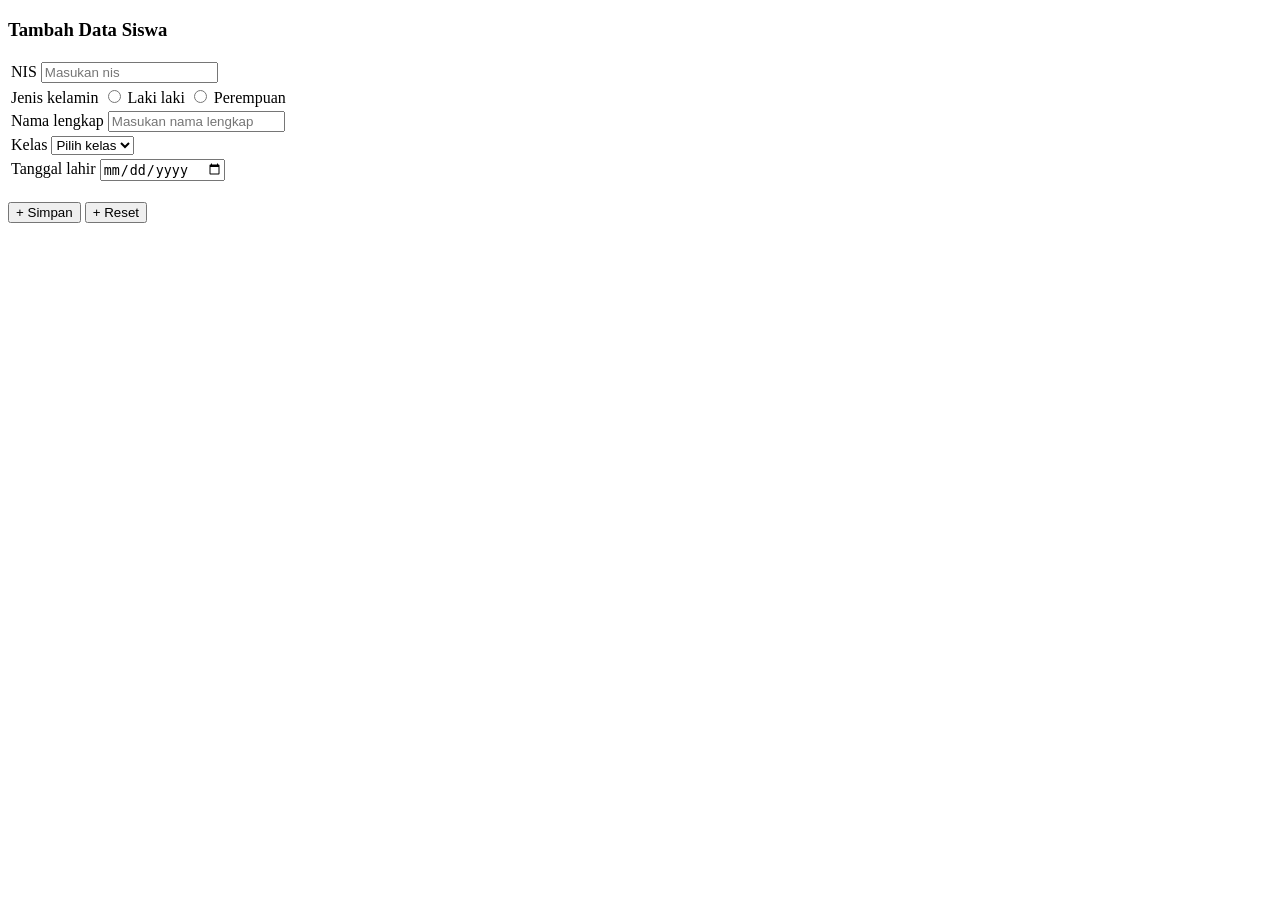
<file: tugasdei.html>
<!DOCTYPE html>
<html lang="en">
<head>
    <meta charset="UTF-8">
    <meta name="viewport" content="width=device-width, initial-scale=1.0">
    <title>Document</title>
    <style>
        .Kelamin {
            display: grid;
        }
        
    </style>
</head>
<body>
    <div class="wadah">
    <h3>Tambah Data Siswa</h3>
    <div class="form">
    <form>

        <table>
            <div>
            <tr class="NIS">
                <td>
                    <label for="nis">NIS</label>
                    <input type="text" id="nis" name="nis" placeholder="Masukan nis">
                </td>
            </tr>

            <div class="Kelamin">
                <tr>
                <td>
                    <label for="jenis">Jenis kelamin</label>
                    <input type="radio" name="jenis-kelamin" value="laki-laki" cheked> Laki laki
                    <input type="radio" name="jenis-kelamin" value="perempuan" cheled> Perempuan
                </td>
            </tr>
            </div>

            <tr class="Nama">
                <td>
                    <label for="nama"> Nama lengkap</label>
                    <input type="text" id="nama" name="nama" placeholder="Masukan nama lengkap">
                </td>
            </tr>

            <tr class="Kelas">
                <td>
                    <label for="kelas">Kelas</label>
                    <select id="kelas" nama="kelas">
                        <option value="">Pilih kelas</option>
                            <option value="X RPL 1">X RPL 1</option>
                            <option value="X RPL 2">X RPL 2</option>
                            <option value="X RPL 3">X RPL 3</option>
                            <option value="XI RPL 1">XI RPL 1</option>
                            <option value="XI RPL 2">XI RPL 2</option>
                            <option value="XII RPL 1">XII RPL 1</option>
                    </select>
                </td>
            </tr>
            

                <tr class="Tanggal-lahir">
                    <td>
                        <label for="tanggal">Tanggal lahir</label>
                        <input type="date" name="tanggal" value="tanggal-lahir">
                    </td>
                </tr>
            </div>
        </div>
        </table>

            <br>
            <button class="simpan" type="submit"> + Simpan</button>
                <button class="simpan" type="reset"> + Reset</button>


    </form>
    
</body>
</html>
</file>
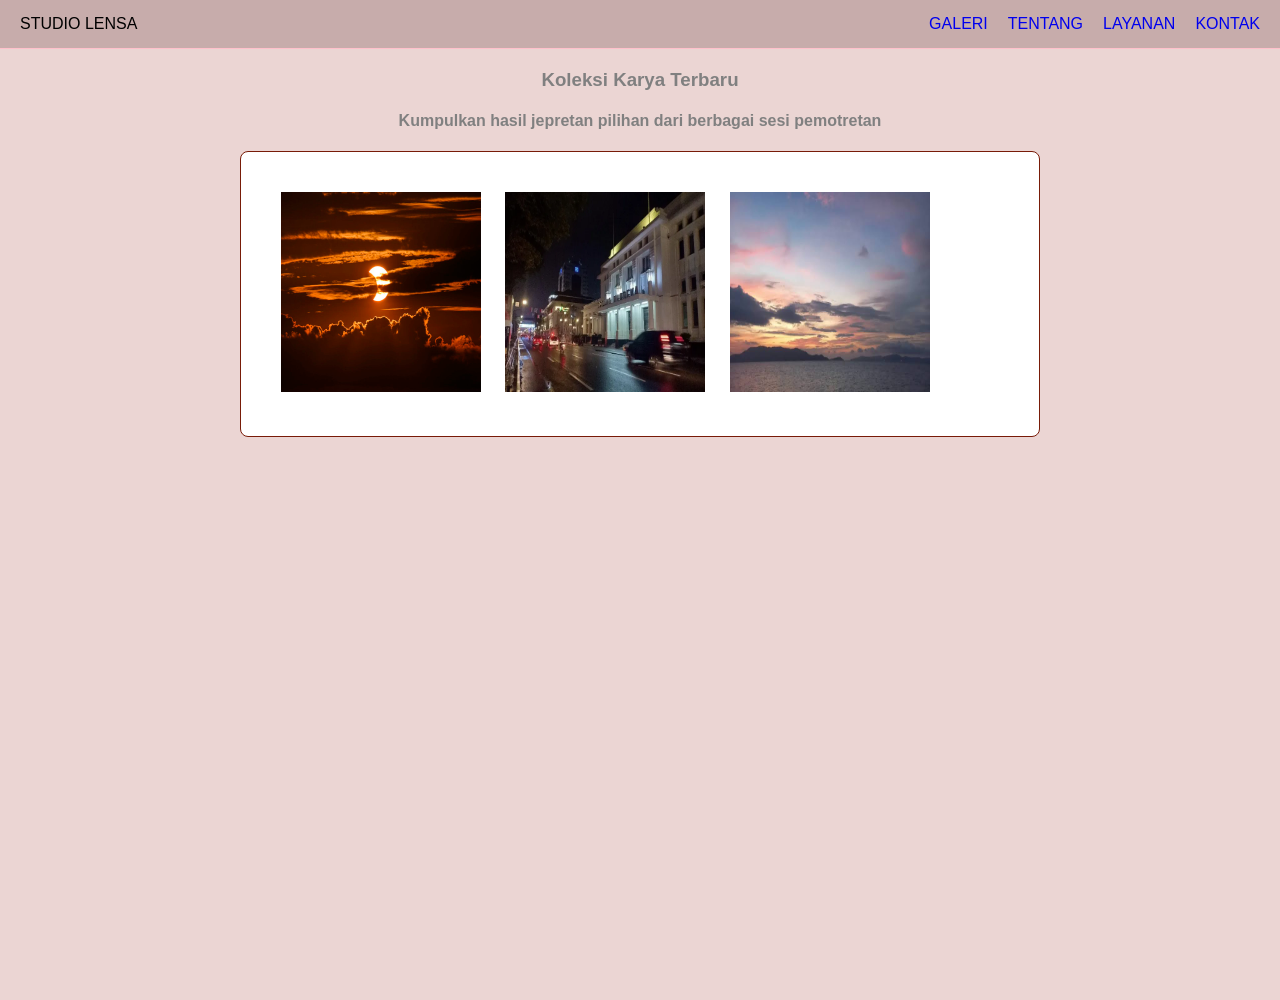
<file: ulangan.html>
<!DOCTYPE html>
<html lang="en">
<head>
    <meta charset="UTF-8">
    <meta name="viewport" content="width=device-width, initial-scale=1.0">
    <title>Document</title>
    <link rel="stylesheet" href="CSS/style.css">
</head>
<body>
    <navbar>
   <div class="nav-container">
    <div class="logo">STUDIO LENSA </div>
    <ul class="nav-links">
        <li><a href="#galeri">GALERI</a></li>
        <li><a href="#tentang">TENTANG</a></li>
        <li><a href="#layanan">LAYANAN</a></li>
        <li><a href="#kontak">KONTAK</a></li>
     </ul>
   </div> 
    </navbar>
    <div class="container">
        <section id="galeri" class="yg-1" style="text-align: justify;">
            <article style="color: grey;">
                <h1 style="text-align: center;"> Koleksi Karya Terbaru</h1>
                <h4 style="text-align: center;">Kumpulkan hasil jepretan pilihan dari berbagai sesi pemotretan</h4>
            </article>
            <div class="card">
                <article>
                    <div class="Koleksi-foto" style="align-items: center;">
            <img src="assets/img/melihat-lagi-indahnya-gerhana-matahari-cincin-di-langit-dunia.jpeg" alt="Foto senja" width="200" height="200" style="float: none; padding: 10px; margin: auto;">
            <img src="assets/img/wisata-malam-di-bandung.webp"alt="Jalanan malam" width="200" height="200" style="float:none; padding:10px; margin: auto;">
            <img src="assets/img/images (5).jpeg" alt="Foto pinggir danau" width="200" height="200" style="float: none; padding:10px; margin: auto;"> 
            </div>
             </div>
            </article>
        </section>
    </div>
</body>
</html>
</file>
<file: CSS/style.css>
/* css eksternal */
 p { 
    
  font-family: Arial, sans-serif;
  font-size: 18px;
  line-height: 1.5;
  color: #c47575;
align-items:flex-start;
} 
section {
  min-height: 100vh;
  padding: 50px 0 20px 0;
}

/* navbar {
  position: fixed;
  top: 0;
  left: 0;
  width: 100%;
  background-color: pink;
  border-bottom: 1px solid #ccc;
  z-index: 1000;
}

.nav-container{
  max-width:900px;
  display: flex;
  justify-content: space-between;
  align-items: center;
  position:sticky;
  top: 0;
  z-index:100;
  padding: 10px 20px;
  background-color: white;
}

.logo{
  font-size: 24px;
  font-weight: bold;
  color: #781B08;
  text-decoration: none;
}

nav ul{
  display:flex;
  gap: 20px;
  list-style: none;
}

nav li{
  list-style-type: none;
}
a{
  text-decoration: none;
}

.container {
  max-width: 800px;
  margin: 0 auto;
  padding: 20px;
}
nav a:hover{
  color: #781B08;
} 

.section-title {
  font-size: 1.4rem;
  color:#781B08;
  border-bottom: 2px solid #c47575;
  padding-bottom: 8px;
  margin-bottom: 20px;
}

.hero {
  text-align: center;
  padding: 40px 0;
}

.profile-img {
  width: 130px;
  height: 130px;
  border-radius: 50%;
  border: 3px solid #c47575;
  margin-bottom:16px;
  object-fit: cover;
}

.hero h1 {
  font-size: 2.2rem;
  margin-bottom: 8px;
}

.hero p {
  color:#c47575;
  font-size: 1.1rem;
}

.grid-container {
  display: grid;
  grid-template-columns: repeat(auto-fit, minmax(240px, 1fr));
}

.card {
  background-color: #c47575;
  padding: 20px;
  border-radius: 8px;
  border: 1px solid #781B08;
  transition: 
  tranform 0.2s,
  border-color 0.2s;
}

.card:hover {
  transform: translateY(-3);
  border-color: #781B08;
}

.card h3 {
  font-size:  1.1rem;
  color:#c47575;
  margin-bottom: 8px;
}

.card.subtitle 
  color */


/* .kotakBiru{
  width: 300px;
  height: 300px;
  background-color:#8562e8 ;
  display: flex;
  justify-content: space-around;
  align-items: flex-start;
  flex-wrap: wrap;
  border-style: solid;
  border-width: 1px;
  border-color: black;
  flex-direction: row;
} */

/* .kotakKuning{
  width: 40px;
  height: 50px;
  background-color: pink;
  border-style: solid;
  border-width: 1px;
  border-color: black;
  justify-content: center;
}

.kotakHijau{
  width: 200px;
  height: 50px;
  background-color: pink;
  border-style: solid;
  border-width: 1px;
  border-color: black;
  justify-content: center;
}

.kotakBebas{
  width: 40px;
  height: 50px;
  background-color: pink;
  border-style: solid;
  border-width: 1px;
  border-color: black;
  justify-content: center;
}

.kotako{
  width: 190px;
  height: 50px;
  background-color: pink;
  border-style: solid;
  border-width: 1px;
  border-color: black;
  justify-content:center ;
}

.kotakred1{
  width: 40px;
  height: 50px;
  background-color: pink;
  border-style: solid;
  border-width: 1px;
  border-color: black;
  justify-content: center;
}

.kotakgreen1{
  width: 50px;
  height: 50px;
  background-color: pink;
  border-style: solid;
  border-width: 1px;
  border-color: black;
  justify-content: center;
}

.kotakyellow1{
  width: 40px;
  height: 50px;
  background-color: pink;
  border-style: solid;
  border-width: 1px;
  border-color: black;
  justify-content: center;
}

.kotakblue1{
  width: 90px;
  height: 50px;
  background-color: pink;
  border-style: solid;
  border-width: 1px;
  border-color: black;
  justify-content: center;
}

.kotakpurple1{
  width: 150px;
  height: 50px;
  background-color: pink;
  border-style: solid;
  border-width: 1px;
  border-color: black;
  justify-content: center;
}

.kotakorange1{
  width: 60px;
  height: 50px;
  background-color: pink;
  border-style: solid;
  border-width: 1px;
  border-color: black;
  justify-content: center;
}

.kotakaiu{
  width: 30px;
  height: 50px;
  background-color: pink;
  border-style: solid;
  border-width: 1px;
  border-color: black;
  justify-content: center;
}

.kotakkakiku{
  width: 60px;
  height: 50px;
  background-color: pink;
  border-style: solid;
  border-width: 1px;
  border-color: black;
  justify-content: center;
} 
.kotaklain{
  width: 30px;
  height: 50px;
  background-color: pink;
  border-style: solid;
  border-width: 1px;
  border-color: black;
  justify-content: center;
}
.kotakgtau{
  width: 60px;
  height: 50px;
  background-color: pink;
  border-style: solid;
  border-width: 1px;
  border-color: black;
  justify-content: center;

} */

/* p{

font-family: Arial, sans-serif;
  font-size: 18px;
  line-height: 1.5;
  color: black;
}
.garis-panjang {
  display: inline-block;
  border-bottom: 3px solid #000;
  padding-bottom: 5px;
  width: 100%; 
} */

html {
  scroll-behavior: smooth;
}

section {
    scroll-margin-top: 80px; 
}

navbar {
  position: fixed;
  top: 0;
  left: 0;
  width: 100%;
  background-color: #C7ACAB;
  border-bottom: 2px solid #ccc;
  z-index: 100;
  text-decoration: none;
  transition: box-shadow 0.3s ease, background-color 0.3s ease; 
  box-shadow: none;
  border-bottom: 1px solid var(--border-color, pink);
}
body {
  margin: 0;
  font-family: Arial, sans-serif;
  background-color: #EBD5D3;
}

a {
  text-decoration: none;
}

.nav-container {
  list-style: none;
  display: flex;
  gap: 20px;
  margin: 0;
  padding: 15px 20px;
}

.logo {
  margin-right: auto;
  text-align: center;
   
}

.nav-links {
   margin-left: 20px;              
  text-decoration: none;
  color: pink;
  list-style: none;
  margin: 0;
  padding: 0;
  display: flex;
  gap: 20px;
}

.nav-links a:hover {
  color: #000;
}

nav ul{
  text-decoration: none;
  color: #333333;
  padding: 5px 0;
  position: relative;
  transition: color 0.3s ease;
  text-decoration: none;
}
ul {
    list-style-type: none;
    padding: 0;
    margin: 0;
}


nav li{
  list-style-type: none;
}

.container {
max-width: 800px;
  margin: 0 auto;
  padding: 10px
}

.yg-1 {
  text-align: center;
  padding: 40px 0;
}

.card {
background-color: white;
  padding: 20px;
  border-radius: 8px;
  border: 1px solid #781B08;
  transition: 
  tranform 0.2s,
  border-color 0.2s;
}

.Koleksi-foto {
  padding:10px;
  border-radius: 10px;
  flex: auto;
  align-items: center;
  justify-content: center;
}
@media (max-width: 768px) {
  .nav-container {
  list-style: none;
  display: flex;
  gap: 20px;
  margin: 0;
  padding: 15px 20px;
  flex-direction: column;
  }
}
</file>
